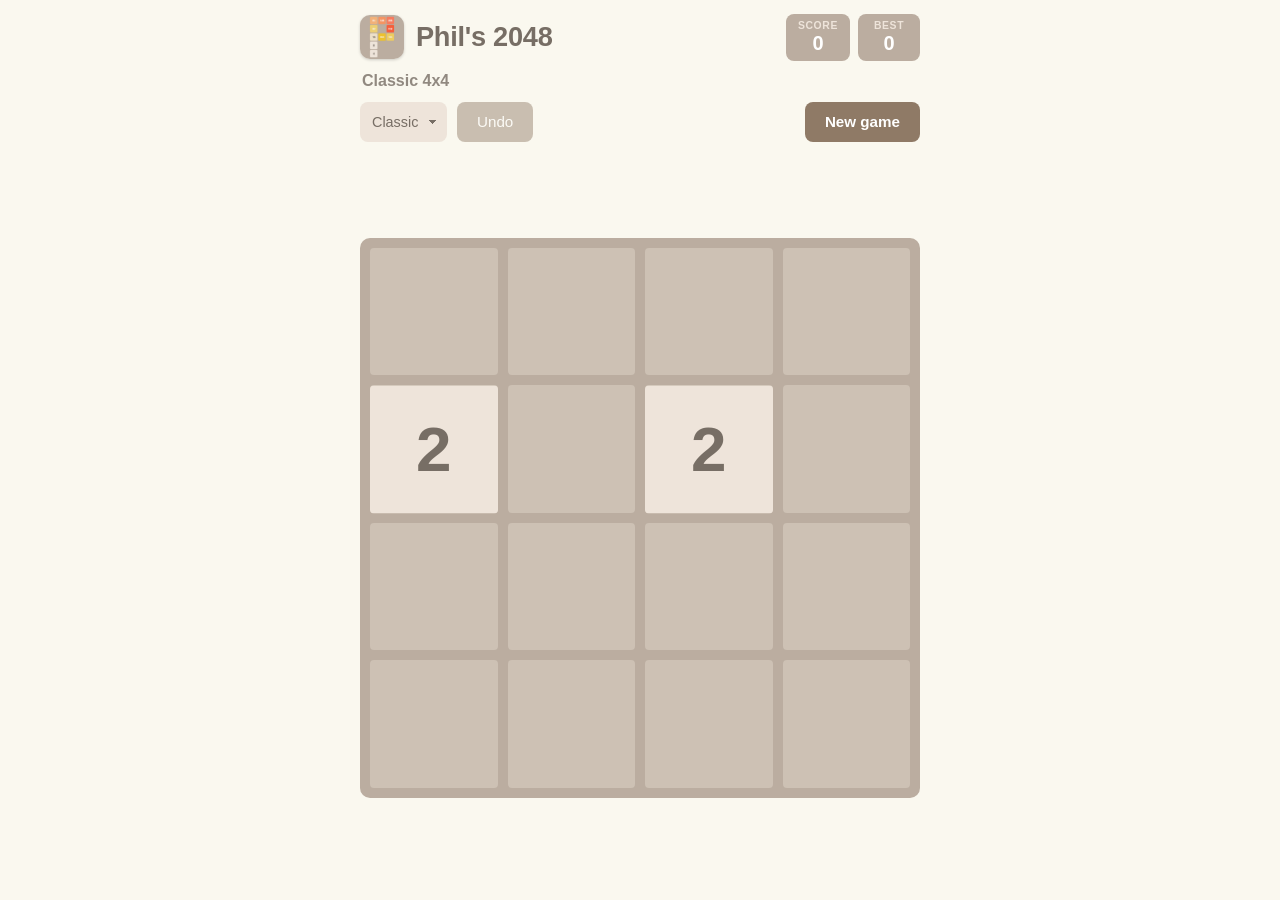
<file: index.html>
<!DOCTYPE html>
<html lang="en">
<head>
<meta charset="utf-8">
<meta name="viewport" content="width=device-width, initial-scale=1, viewport-fit=cover, user-scalable=no">
<meta name="apple-mobile-web-app-capable" content="yes">
<meta name="apple-mobile-web-app-title" content="Phil's 2048">
<meta name="mobile-web-app-capable" content="yes">
<meta name="apple-mobile-web-app-status-bar-style" content="default">
<meta name="theme-color" content="#faf8ef">
<link rel="manifest" href="manifest.webmanifest">
<link rel="apple-touch-icon" href="icons/icon-180.png">
<link rel="icon" href="icons/icon-192.png">
<title>Phil's 2048</title>
<link rel="stylesheet" href="src/style.css">
</head>
<body>
<div class="app">
  <header>
    <div class="title-row">
      <div class="brand">
        <img class="logo" src="icons/icon-192.png" width="44" height="44" alt="Phil's 2048 app icon: a P made of tiles">
        <h1>Phil's 2048</h1>
      </div>
      <div class="scores">
        <div class="scorebox"><span class="label">Score</span><span id="score">0</span></div>
        <div class="scorebox"><span class="label">Best</span><span id="best">0</span></div>
      </div>
    </div>
    <div id="configname" class="configname"></div>
    <div class="controls">
      <select id="theme" title="Colour theme" aria-label="Colour theme">
        <option value="classic">Classic</option>
        <option value="dark">Dark</option>
        <option value="ocean">Ocean</option>
        <option value="mono">Mono</option>
      </select>
      <button id="undo" type="button" title="Undo last move (Backspace)" disabled>Undo</button>
      <button id="newgame" type="button" class="primary">New game</button>
    </div>
  </header>

  <div class="board-wrap">
    <div id="board" class="board"></div>
    <div id="message" class="message" hidden></div>
    <div id="overlay" class="overlay" hidden>
      <p>Game over</p>
      <button id="retry" type="button">Try again</button>
    </div>
  </div>

  <div id="movepad" class="movepad" hidden></div>

</div>

<script src="src/engine.js"></script>
<script src="src/presets.js"></script>
<script src="src/ui.js"></script>
<script src="src/panel.js"></script>
<script>
// Offline support / home-screen install (only over http(s); ignored when opened as a file).
if ('serviceWorker' in navigator && /^https?:/.test(location.protocol)) {
  navigator.serviceWorker.register('sw.js').catch(function () {});
}
</script>
</body>
</html>
</file>
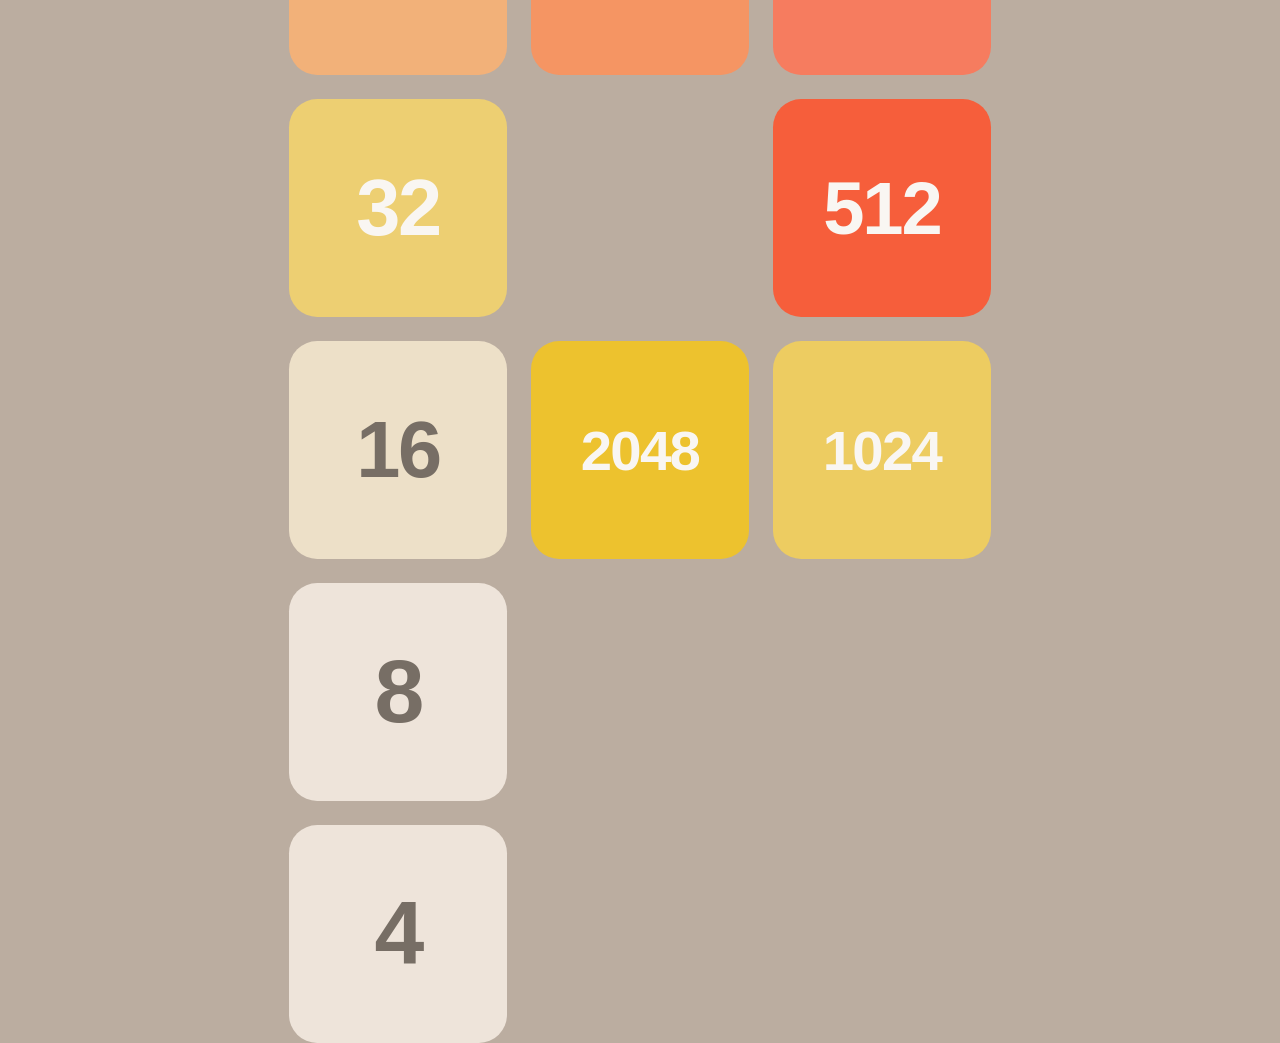
<file: icons/icon-source.html>
<!doctype html><html><head><style>
html,body{margin:0;width:100vw;height:100vh;background:#bbada0;}
body{display:flex;align-items:center;justify-content:center;font-family:-apple-system,"Helvetica Neue",Arial,sans-serif;}
/* 3x5 tile grid forming a P; unit = 1/6.4 of the icon width */
.g{display:grid;grid-template-columns:repeat(3,17vw);grid-template-rows:repeat(5,17vw);gap:1.9vw;}
.t{border-radius:2.2vw;display:flex;align-items:center;justify-content:center;font-weight:800;color:#f9f6f2;font-size:5.8vw;letter-spacing:-0.03em}
.small{color:#776e65}
</style></head><body><div class="g">
<div class="t" style="background:#f2b179">64</div><div class="t" style="background:#f59563">128</div><div class="t" style="background:#f67c5f">256</div>
<div class="t" style="background:#edcf72;font-size:6.2vw">32</div><div></div><div class="t" style="background:#f65e3b">512</div>
<div class="t" style="background:#ede0c8;font-size:6.2vw" class="small"><span class="small">16</span></div><div class="t" style="background:#edc22e;font-size:4.4vw">2048</div><div class="t" style="background:#edcc61;font-size:4.4vw">1024</div>
<div class="t" style="background:#eee4da;font-size:7vw"><span class="small">8</span></div><div></div><div></div>
<div class="t" style="background:#eee4da;font-size:7vw"><span class="small">4</span></div><div></div><div></div>
</div></body></html>
</file>
<file: src/style.css>
/* Themes: every colour is a custom property; body[data-theme] swaps the whole set.
   --tile-fg is the text colour of ranks 1-2, --tile-fg-light of ranks 3+ and dark tiles. */
:root, body[data-theme="classic"] {
  --bg: #faf8ef;
  --fg: #776e65;
  --fg-light: #f9f6f2;
  --board: #bbada0;
  --empty: #cdc1b4;
  --btn: #8f7a66;
  --btn-fg: #fff;
  --score-fg: #fff;
  --score-label: #eee4da;
  --surface: #eee4da;
  --overlay: rgba(238, 228, 218, 0.75);
  --toast: rgba(60, 58, 50, 0.85);
  --tile-fg: #776e65;
  --tile-fg-light: #f9f6f2;
  --t1: #eee4da; --t2: #ede0c8; --t3: #f2b179; --t4: #f59563; --t5: #f67c5f;
  --t6: #f65e3b; --t7: #edcf72; --t8: #edcc61; --t9: #edc850; --t10: #edc53f;
  --tdark: #3c3a32;
}
body[data-theme="dark"] {
  --bg: #1d1b19;
  --fg: #e6ddd1;
  --fg-light: #fbf6ee;
  --board: #3b3733;
  --empty: #4d4841;
  --btn: #7a6a5a;
  --btn-fg: #fbf6ee;
  --score-fg: #fbf6ee;
  --score-label: #bfb3a4;
  --surface: #2c2925;
  --overlay: rgba(29, 27, 25, 0.78);
  --toast: rgba(230, 221, 209, 0.9);
  --tile-fg: #2c2925;
  --tile-fg-light: #fbf6ee;
  --t1: #d8cdbd; --t2: #cbbba2; --t3: #c58f5c; --t4: #c27a47; --t5: #bd6840;
  --t6: #b85331; --t7: #c2a34a; --t8: #bd9b3b; --t9: #b7922d; --t10: #b08a1f;
  --tdark: #14120f;
}
body[data-theme="ocean"] {
  --bg: #edf5f8;
  --fg: #1f4a5c;
  --fg-light: #f4fbfd;
  --board: #5e8ea6;
  --empty: #8db0c2;
  --btn: #2a6d8a;
  --btn-fg: #fff;
  --score-fg: #fff;
  --score-label: #d6e8ef;
  --surface: #d9eaf1;
  --overlay: rgba(237, 245, 248, 0.78);
  --toast: rgba(31, 74, 92, 0.88);
  --tile-fg: #1f4a5c;
  --tile-fg-light: #f4fbfd;
  --t1: #dcedf3; --t2: #c2e1ec; --t3: #2f9fbb; --t4: #218cab; --t5: #1a7898;
  --t6: #166484; --t7: #2a9a8c; --t8: #228578; --t9: #1b6e66; --t10: #145955;
  --tdark: #0d2a35;
}
body[data-theme="mono"] {
  --bg: #f4f4f4;
  --fg: #2b2b2b;
  --fg-light: #fafafa;
  --board: #9a9a9a;
  --empty: #b8b8b8;
  --btn: #d9662a;
  --btn-fg: #fff;
  --score-fg: #fff;
  --score-label: #e6e6e6;
  --surface: #e4e4e4;
  --overlay: rgba(244, 244, 244, 0.78);
  --toast: rgba(43, 43, 43, 0.88);
  --tile-fg: #2b2b2b;
  --tile-fg-light: #fafafa;
  --t1: #ececec; --t2: #d6d6d6; --t3: #7d7d7d; --t4: #686868; --t5: #545454;
  --t6: #404040; --t7: #eb9a5f; --t8: #e48446; --t9: #d9662a; --t10: #c1521a;
  --tdark: #1a1a1a;
}

* { box-sizing: border-box; }

html, body {
  margin: 0;
  height: 100%;
  overscroll-behavior: none;
}

body {
  background: var(--bg);
  color: var(--fg);
  font-family: -apple-system, BlinkMacSystemFont, "Helvetica Neue", Arial, sans-serif;
  -webkit-user-select: none;
  user-select: none;
  -webkit-tap-highlight-color: transparent;
  -webkit-text-size-adjust: 100%;
  padding: env(safe-area-inset-top) env(safe-area-inset-right) env(safe-area-inset-bottom) env(safe-area-inset-left);
}

/* The app fills the viewport (minus the safe areas, which are body padding) so the
   board can centre itself in the height left under the header. */
.app {
  --pad-top: 14px;
  --pad-bottom: 22px;
  max-width: 600px;
  margin: 0 auto;
  padding: var(--pad-top) 20px var(--pad-bottom);
  display: flex;
  flex-direction: column;
  align-items: center;
  gap: 16px;
  min-height: calc(100vh - env(safe-area-inset-top, 0px) - env(safe-area-inset-bottom, 0px));
  min-height: calc(100dvh - env(safe-area-inset-top, 0px) - env(safe-area-inset-bottom, 0px));
}

/* Header: line 1 logo + title / scores, line 2 board name, line 3 controls */
header { width: 100%; display: flex; flex-direction: column; gap: 10px; }
.title-row { display: flex; justify-content: space-between; align-items: center; gap: 12px; }
.brand { display: flex; align-items: center; gap: 12px; min-width: 0; }
.logo {
  width: 44px;
  height: 44px;
  flex: 0 0 auto;
  border-radius: 10px;
  box-shadow: 0 1px 3px rgba(0, 0, 0, 0.18);
  display: block;
}
h1 { margin: 0; font-size: 1.7rem; font-weight: 800; letter-spacing: -0.01em; white-space: nowrap; }
@media (max-width: 400px) { h1 { font-size: 1.5rem; } }
.scores { display: flex; gap: 8px; flex: 0 0 auto; }
.scorebox {
  background: var(--board);
  color: var(--score-fg);
  border-radius: 8px;
  padding: 6px 12px;
  min-width: 62px;
  text-align: center;
  display: flex;
  flex-direction: column;
  line-height: 1.15;
}
.scorebox .label { font-size: 0.65rem; letter-spacing: 0.06em; text-transform: uppercase; color: var(--score-label); font-weight: 700; }
.scorebox span:last-child { font-size: 1.25rem; font-weight: 700; }

.configname {
  font-size: 1rem;
  font-weight: 600;
  opacity: 0.8;
  line-height: 1.3;
  overflow-wrap: anywhere;
  padding-left: 2px;
}

.controls { display: flex; gap: 10px; align-items: stretch; }
.controls button, .overlay button {
  font: inherit;
  font-size: 0.95rem;
  border: 0;
  border-radius: 8px;
  padding: 9px 14px;
  min-height: 40px;
  color: var(--btn-fg);
  background: var(--btn);
  cursor: pointer;
}
.controls button { flex: 1 1 0; }
.controls button.primary { flex: 1.4 1 0; font-weight: 700; }
.controls select {
  font: inherit;
  font-size: 0.9rem;
  border: 0;
  border-radius: 8px;
  padding: 9px 28px 9px 12px;
  min-height: 40px;
  flex: 0 0 auto;
  color: var(--fg);
  background: var(--surface);
  cursor: pointer;
  appearance: none;
  -webkit-appearance: none;
  background-image: linear-gradient(45deg, transparent 50%, var(--fg) 50%), linear-gradient(135deg, var(--fg) 50%, transparent 50%);
  background-position: right 14px center, right 10px center;
  background-size: 4px 4px, 4px 4px;
  background-repeat: no-repeat;
}
.controls button:disabled { opacity: 0.45; cursor: default; }
.controls button:active, .overlay button:active, .movepad button:active { filter: brightness(0.9); }
/* Wider screens: natural button widths, New game pushed to the right */
@media (min-width: 560px) {
  .controls button, .controls button.primary { flex: 0 0 auto; padding: 9px 20px; }
  .controls button.primary { margin-left: auto; }
}

/* Board: centred in the height left under the header (margin auto in the flex column);
   width limited by the container and by the viewport height so tall grids never overflow.
   The rem figure is the header + paddings + gaps above and below the board. */
.app > * { max-width: 100%; min-width: 0; }
.board-wrap {
  --cols: 4;
  --rows: 4;
  --chrome: 11.5rem;
  position: relative;
  overflow: hidden;
  margin: auto 0;
  width: 100%;
  width: min(100%, max(160px, calc((100vh - var(--chrome) - env(safe-area-inset-top, 0px) - env(safe-area-inset-bottom, 0px)) * var(--cols) / var(--rows))));
  width: min(100%, max(160px, calc((100dvh - var(--chrome) - env(safe-area-inset-top, 0px) - env(safe-area-inset-bottom, 0px)) * var(--cols) / var(--rows))));
}
.board {
  --gap: 8px;
  --cell: 80px;
  position: relative;
  display: grid;
  grid-template-columns: repeat(var(--cols), 1fr);
  gap: var(--gap);
  padding: var(--gap);
  background: var(--board);
  border-radius: 10px;
  touch-action: none;
  cursor: grab;
}
.cell, .hole { aspect-ratio: 1 / 1; border-radius: 4px; min-width: 0; min-height: 0; }
.cell { background: var(--empty); position: relative; }
.hole { background: transparent; }

/* Tile layer over the static cells. A .tile is placed by --x/--y (cell coordinates)
   through a translate computed from --cell/--gap, so it follows layout() on resize.
   The coloured .face inside carries the pop/spawn scale, independent of the translate. */
.tiles { position: absolute; inset: 0; pointer-events: none; }
.tile {
  position: absolute;
  left: var(--gap);
  top: var(--gap);
  width: var(--cell);
  height: var(--cell);
  transform: translate3d(calc(var(--x) * (var(--cell) + var(--gap))),
                         calc(var(--y) * (var(--cell) + var(--gap))), 0);
  will-change: transform;
}
.tiles.sliding .tile { transition: transform 80ms ease-out; }
.face {
  position: absolute;
  inset: 0;
  display: flex;
  align-items: center;
  justify-content: center;
  border-radius: 4px;
  font-weight: 700;
  font-size: calc(var(--cell) * 0.5);
  color: var(--tile-fg);
  background: var(--t1);
  line-height: 1;
}
.face[data-len="3"] { font-size: calc(var(--cell) * 0.42); }
.face[data-len="4"] { font-size: calc(var(--cell) * 0.34); }
.face[data-len="5"] { font-size: calc(var(--cell) * 0.27); }

/* Colours by rank (round(log2 value)): 1=2, 2=4, ... 10=1024; higher/unknown = dark */
.t1  { background: var(--t1); }
.t2  { background: var(--t2); }
.t3  { background: var(--t3); color: var(--tile-fg-light); }
.t4  { background: var(--t4); color: var(--tile-fg-light); }
.t5  { background: var(--t5); color: var(--tile-fg-light); }
.t6  { background: var(--t6); color: var(--tile-fg-light); }
.t7  { background: var(--t7); color: var(--tile-fg-light); }
.t8  { background: var(--t8); color: var(--tile-fg-light); }
.t9  { background: var(--t9); color: var(--tile-fg-light); }
.t10 { background: var(--t10); color: var(--tile-fg-light); }
.tdark { background: var(--tdark); color: var(--tile-fg-light); }

.spawned { animation: spawn 0.18s ease-out; }
.merged { animation: pop 0.2s ease-out; }
@keyframes spawn { from { transform: scale(0); } to { transform: scale(1); } }
@keyframes pop { 0% { transform: scale(1); } 50% { transform: scale(1.2); } 100% { transform: scale(1); } }

/* Overlay and message */
.overlay {
  position: absolute;
  inset: 0;
  border-radius: 10px;
  background: var(--overlay);
  display: flex;
  flex-direction: column;
  align-items: center;
  justify-content: center;
  gap: 12px;
}
.overlay p { margin: 0; font-size: 2.2rem; font-weight: 800; }

.message {
  position: absolute;
  top: 8px;
  left: 50%;
  transform: translateX(-50%);
  background: var(--toast);
  color: var(--bg);
  padding: 6px 12px;
  border-radius: 8px;
  font-size: 0.9rem;
  white-space: nowrap;
  pointer-events: none;
  animation: fadein 0.2s ease-out;
}
@keyframes fadein { from { opacity: 0; } to { opacity: 1; } }

/* On-screen move buttons */
.movepad { display: grid; gap: 4px; }
.movepad.compass { grid-template-columns: repeat(3, 40px); grid-template-rows: repeat(3, 40px); }
.movepad.list { grid-template-columns: repeat(auto-fit, minmax(60px, auto)); max-width: 100%; }
.movepad button {
  font: inherit;
  font-size: 1.1rem;
  border: 0;
  border-radius: 4px;
  background: var(--board);
  color: var(--score-fg);
  cursor: pointer;
  padding: 0 8px;
  min-height: 40px;
  touch-action: manipulation;
}
.movepad.list button { font-size: 0.85rem; }

/* Config */
/* New game panel (src/panel.js) */
.panel {
  position: fixed;
  inset: 0;
  z-index: 10;
  background: rgba(60, 58, 50, 0.55);
  display: flex;
  align-items: flex-start;
  justify-content: center;
  padding: 16px;
  overflow-y: auto;
  -webkit-overflow-scrolling: touch;
}
.panel-box {
  background: var(--bg);
  color: var(--fg);
  border-radius: 8px;
  width: 100%;
  max-width: 440px;
  padding: 14px 16px 18px;
  box-shadow: 0 8px 30px rgba(0, 0, 0, 0.25);
  display: flex;
  flex-direction: column;
  gap: 12px;
}
.panel-head { display: flex; align-items: center; justify-content: space-between; }
.panel-head h2 { margin: 0; font-size: 1.3rem; font-weight: 800; }
.panel-close {
  font: inherit;
  font-size: 1.6rem;
  line-height: 1;
  border: 0;
  background: none;
  color: var(--fg);
  cursor: pointer;
  padding: 2px 6px;
}

.cards { display: grid; grid-template-columns: repeat(2, 1fr); gap: 10px; }
.card {
  font: inherit;
  border: 2px solid transparent;
  border-radius: 6px;
  background: var(--surface);
  color: var(--fg);
  cursor: pointer;
  padding: 10px 8px 8px;
  display: flex;
  flex-direction: column;
  align-items: center;
  gap: 8px;
  min-height: 108px;
}
.card:active { filter: brightness(0.95); }
.card.active { border-color: var(--btn); }
.card-name { font-size: 0.9rem; font-weight: 700; text-align: center; }
.card:focus-visible { outline: 2px solid var(--btn); outline-offset: 2px; }
.panel-section { margin: 0; font-size: 0.95rem; font-weight: 700; }
/* Saved custom grid cards: same look as presets plus a small delete control in the corner */
.card-saved { position: relative; }
.card-del {
  position: absolute;
  top: 2px;
  right: 2px;
  width: 26px;
  height: 26px;
  border: 0;
  border-radius: 50%;
  background: none;
  color: var(--fg);
  opacity: 0.6;
  font: inherit;
  font-size: 1.2rem;
  line-height: 1;
  cursor: pointer;
  padding: 0;
}
.card-del:hover, .card-del:active { opacity: 1; background: var(--board); }

/* Move-rule toggle at the top of the panel (applies to presets and custom grids) */
.moves-row { display: flex; align-items: center; gap: 10px; }
.moves-label { font-size: 0.9rem; font-weight: 700; white-space: nowrap; }
.moves-seg { display: flex; gap: 6px; flex: 1; }
.moves-seg .pbtn { flex: 1; font-size: 0.85rem; padding: 8px 6px; white-space: nowrap; }
.thumb {
  display: grid;
  gap: 2px;
  padding: 3px;
  background: var(--board);
  border-radius: 3px;
  width: 56px;
  height: 56px;
}
.thumb i { display: block; border-radius: 1px; }
.thumb i.on { background: var(--empty); }
.thumb i.off { background: transparent; }
.thumb.custom-icon {
  display: flex;
  align-items: center;
  justify-content: center;
  font-size: 1.8rem;
  color: var(--score-fg);
  font-style: normal;
}

.editor { display: flex; flex-direction: column; gap: 10px; align-items: center; }
.editor-hint { margin: 0; font-size: 0.8rem; text-align: center; opacity: 0.85; }
.editor-grid {
  display: grid;
  gap: 4px;
  padding: 6px;
  background: var(--board);
  border-radius: 10px;
  touch-action: none;
  cursor: pointer;
}
.ecell {
  width: 36px;
  height: 36px;
  border-radius: 3px;
  background: rgba(238, 228, 218, 0.35);
}
.ecell.on { background: var(--t3); }
.editor-row { display: flex; gap: 8px; width: 100%; }
.editor-row .pbtn { flex: 1; }
.pbtn {
  font: inherit;
  font-size: 0.95rem;
  border: 0;
  border-radius: 4px;
  padding: 9px 12px;
  color: var(--btn-fg);
  background: var(--btn);
  cursor: pointer;
}
.pbtn:active { filter: brightness(0.9); }
.pbtn:disabled { opacity: 0.45; cursor: default; }
.seg .pbtn { background: var(--board); }
.seg .pbtn.active { background: var(--btn); }
.pbtn.start { width: 100%; font-weight: 700; }

/* The hidden attribute must win over display rules above */
[hidden] { display: none !important; }
</file>
